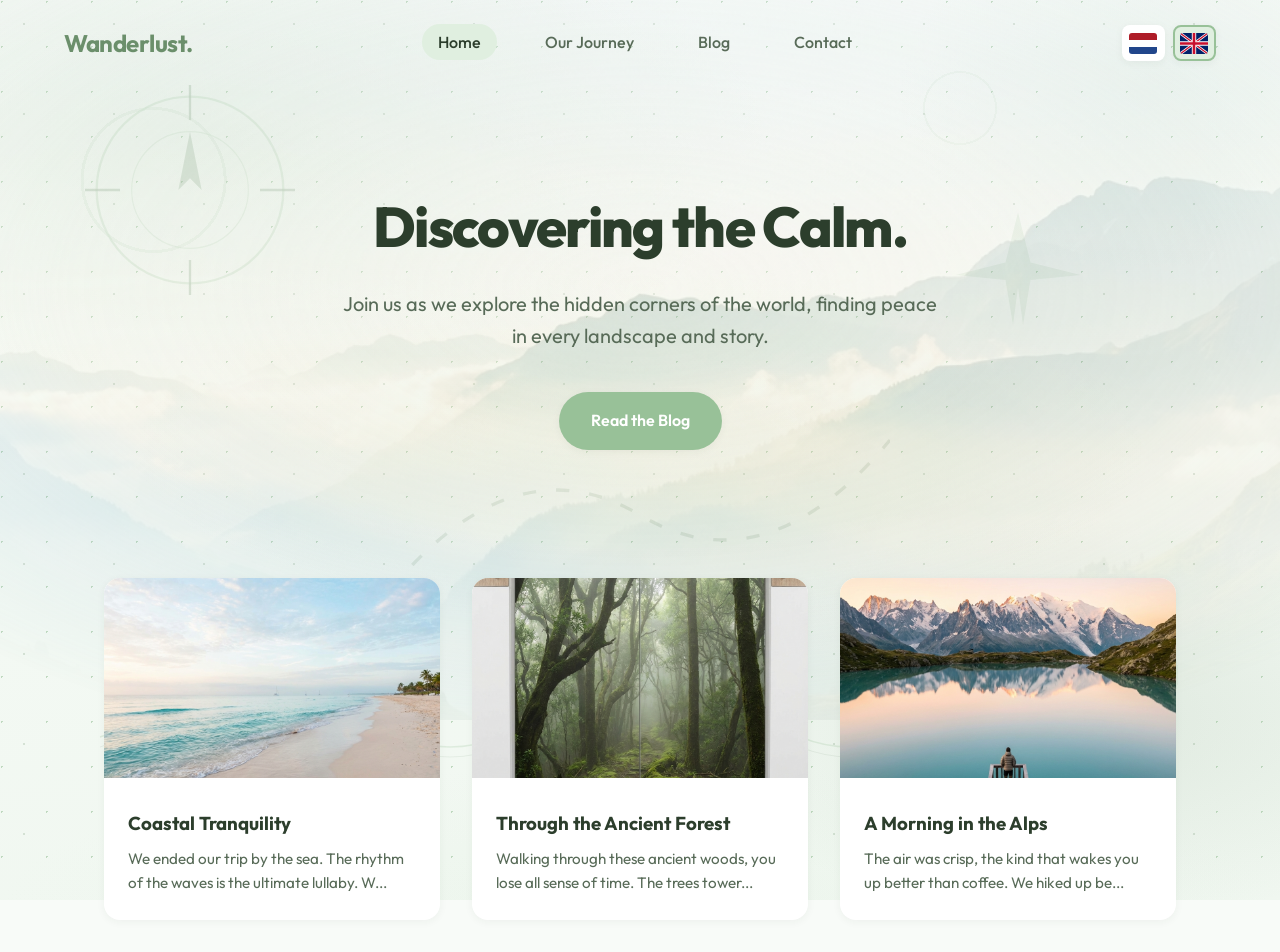
<file: travel_blog/en/index.html>
<!DOCTYPE html>
<html lang="en">

<head>
    <meta charset="UTF-8">
    <meta name="viewport" content="width=device-width, initial-scale=1.0">
    <title>Wanderlust - Travel Blog</title>
    <link rel="stylesheet" href="../css/style.css">
    <link rel="preconnect" href="https://fonts.googleapis.com">
    <link rel="preconnect" href="https://fonts.gstatic.com" crossorigin>
    <link href="https://fonts.googleapis.com/css2?family=Outfit:wght@300;400;600;800&display=swap" rel="stylesheet">
</head>

<body>
    <!-- Hero background image - set the CSS variable to enable -->
    <style>
        :root {
            --hero-bg-image: url('../assets/images/hero_background.png');
        }
    </style>
    <!-- Decorative background -->
    <div class="bg-decoration"></div>
    <div class="bg-hero-image"></div>

    <header>
        <a href="index.html" class="logo">Wanderlust.</a>
        <nav>
            <ul>
                <li><a href="index.html" class="active" data-translate="navHome">Home</a></li>
                <li><a href="about.html" data-translate="navJourney">Our Journey</a></li>
                <li><a href="blog.html" data-translate="navBlog">Blog</a></li>
                <li><a href="contact.html" data-translate="navContact">Contact</a></li>
            </ul>
        </nav>
        <div id="lang-switcher" class="lang-switcher">
            <button class="lang-btn lang-nl" title="Nederlands">
                <svg viewBox="0 0 32 24" class="flag-icon">
                    <rect y="0" width="32" height="8" fill="#AE1C28" />
                    <rect y="8" width="32" height="8" fill="#FFFFFF" />
                    <rect y="16" width="32" height="8" fill="#21468B" />
                </svg>
            </button>
            <button class="lang-btn lang-en" title="English">
                <svg viewBox="0 0 32 24" class="flag-icon">
                    <rect fill="#012169" width="32" height="24" />
                    <path d="M0,0 L32,24 M32,0 L0,24" stroke="#fff" stroke-width="3" />
                    <path d="M0,0 L32,24 M32,0 L0,24" stroke="#C8102E" stroke-width="1.5" />
                    <path d="M16,0 V24 M0,12 H32" stroke="#fff" stroke-width="5" />
                    <path d="M16,0 V24 M0,12 H32" stroke="#C8102E" stroke-width="3" />
                </svg>
            </button>
        </div>
    </header>

    <main>
        <section class="hero">
            <h1 data-translate="heroTitle">Discovering the Calm.</h1>
            <p data-translate="heroSubtitle">Join us as we explore the hidden corners of the world, finding peace in
                every landscape and story.</p>
            <a href="blog.html" class="cta-button" data-translate="heroCta">Read the Blog</a>
        </section>

        <section class="preview-grid" id="preview-grid">
            <!-- Cards will be dynamically loaded from blog posts data -->
        </section>
    </main>


    <script src="../js/main.js?v=3"></script>
</body>

</html>
</file>
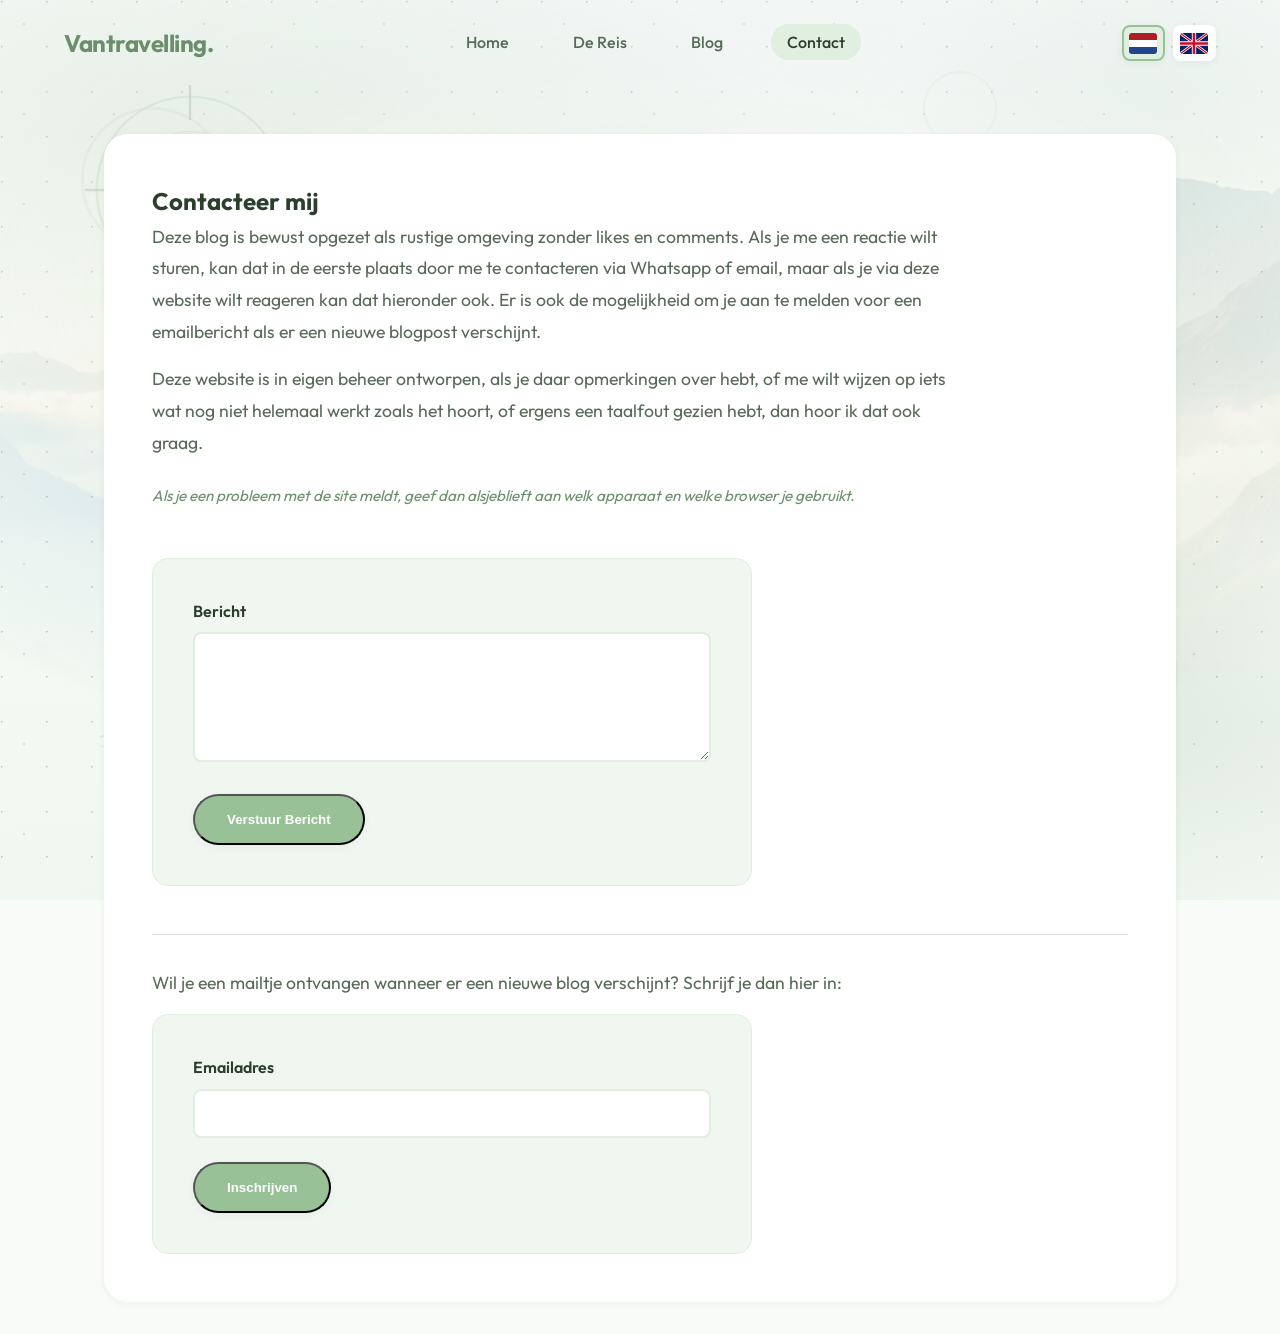
<file: contact.html>
<!DOCTYPE html>
<html lang="nl">

<head>
    <meta charset="UTF-8">
    <meta name="viewport" content="width=device-width, initial-scale=1.0">
    <title>Contact - Vantravelling</title>
    <link rel="stylesheet" href="css/style.css">
    <link rel="preconnect" href="https://fonts.googleapis.com">
    <link rel="preconnect" href="https://fonts.gstatic.com" crossorigin>
    <link href="https://fonts.googleapis.com/css2?family=Outfit:wght@300;400;600;800&display=swap" rel="stylesheet">
  <script async src="https://www.googletagmanager.com/gtag/js?id=G-GTE6MLV10G"></script>
  <script>
    window.dataLayer = window.dataLayer || [];
    function gtag(){dataLayer.push(arguments);}
    gtag('js', new Date());
    gtag('config', 'G-GTE6MLV10G');
  </script>
</head>

    
<body>
    <!-- Background elements -->
    <div class="bg-decoration"></div>
    <div class="bg-hero-image"></div>


    <header>
        <a href="index.html" class="logo">Vantravelling.</a>
        <nav>
            <ul>
                <li><a href="index.html" data-translate="navHome">Home</a></li>
                <li><a href="about.html" data-translate="navJourney">De Reis</a></li>
                <li><a href="blog.html" data-translate="navBlog">Blog</a></li>
                <li><a href="contact.html" class="active" data-translate="navContact">Contact</a></li>
            </ul>
        </nav>
        <div id="lang-switcher" class="lang-switcher">
            <button class="lang-btn lang-nl" title="Nederlands">
                <svg viewBox="0 0 32 24" class="flag-icon">
                    <rect y="0" width="32" height="8" fill="#AE1C28" />
                    <rect y="8" width="32" height="8" fill="#FFFFFF" />
                    <rect y="16" width="32" height="8" fill="#21468B" />
                </svg>
            </button>
            <button class="lang-btn lang-en" title="English">
                <svg viewBox="0 0 32 24" class="flag-icon">
                    <rect fill="#012169" width="32" height="24" />
                    <path d="M0,0 L32,24 M32,0 L0,24" stroke="#fff" stroke-width="3" />
                    <path d="M0,0 L32,24 M32,0 L0,24" stroke="#C8102E" stroke-width="1.5" />
                    <path d="M16,0 V24 M0,12 H32" stroke="#fff" stroke-width="5" />
                    <path d="M16,0 V24 M0,12 H32" stroke="#C8102E" stroke-width="3" />
                </svg>
            </button>
        </div>
    </header>

    <main>
        <section class="about-content">
            <h1 data-translate="contactTitle">Contacteer mij</h1>

            <div class="contact-intro">
                <p data-translate="contactIntro1">
                    Deze blog is bewust opgezet als rustige omgeving zonder likes en comments. Als je me een reactie wilt sturen, kan dat in de eerste plaats door me te contacteren via Whatsapp of email, maar als je via deze website wilt reageren kan dat hieronder ook. Er is ook de mogelijkheid om je aan te melden voor een emailbericht als er een nieuwe blogpost verschijnt.
                </p>
                <p data-translate="contactIntro2">
                    Deze website is in eigen beheer ontworpen, als je daar opmerkingen over hebt, of me wilt wijzen op iets wat nog niet helemaal werkt zoals het hoort, of ergens een taalfout gezien hebt, dan hoor ik dat ook graag. 
                </p>
                <p data-translate="contactTechInfo">
                    <em>Als je een probleem met de site meldt, geef dan alsjeblieft aan welk apparaat en welke browser
                        je gebruikt.</em>
                </p>
            </div>

            <form id="comment-form" class="contact-form" action="https://formspree.io/f/xeerzkrl" method="POST">
            <input type="hidden" name="_subject" value="Vantravelling - Nieuw bericht">
                <div class="form-group">
                    <label for="message" data-translate="contactLabelMessage">Bericht</label>
                    <textarea id="message" name="message" rows="5" required></textarea>
                </div>

                <!-- Hidden fields for tech info -->
                <input type="hidden" id="device-info" name="device-info">
                <input type="hidden" id="browser-info" name="browser-info">

                <button type="submit" class="cta-button" data-translate="contactBtnSubmit">Verstuur Bericht</button>
            </form>
            <div id="comment-message" class="form-message"></div>

            <div class="newsletter-section" style="margin-top: 3rem; padding-top: 2rem; border-top: 1px solid #e0e0e0;">
                <p style="margin-bottom: 1rem;">Wil je een mailtje ontvangen wanneer er een nieuwe blog verschijnt?
                    Schrijf je dan hier in:</p>
                <form id="newsletter-form" class="contact-form" action="https://formspree.io/f/xeerzkrl" method="POST">
                <input type="hidden" name="_subject" value="Vantravelling - Nieuwe inschrijving nieuwsbrief">
                    <div class="form-group">
                        <label for="email" data-translate="contactLabelEmail">Emailadres</label>
                        <input type="email" id="email" name="email" required>
                    </div>
                    <button type="submit" class="cta-button">Inschrijven</button>
                </form>
                <div id="newsletter-message" class="form-message"></div>
            </div>

        </section>
    </main>


    <script src="js/main.js"></script>
    <script src="js/contact.js"></script>
</body>

</html>
</file>
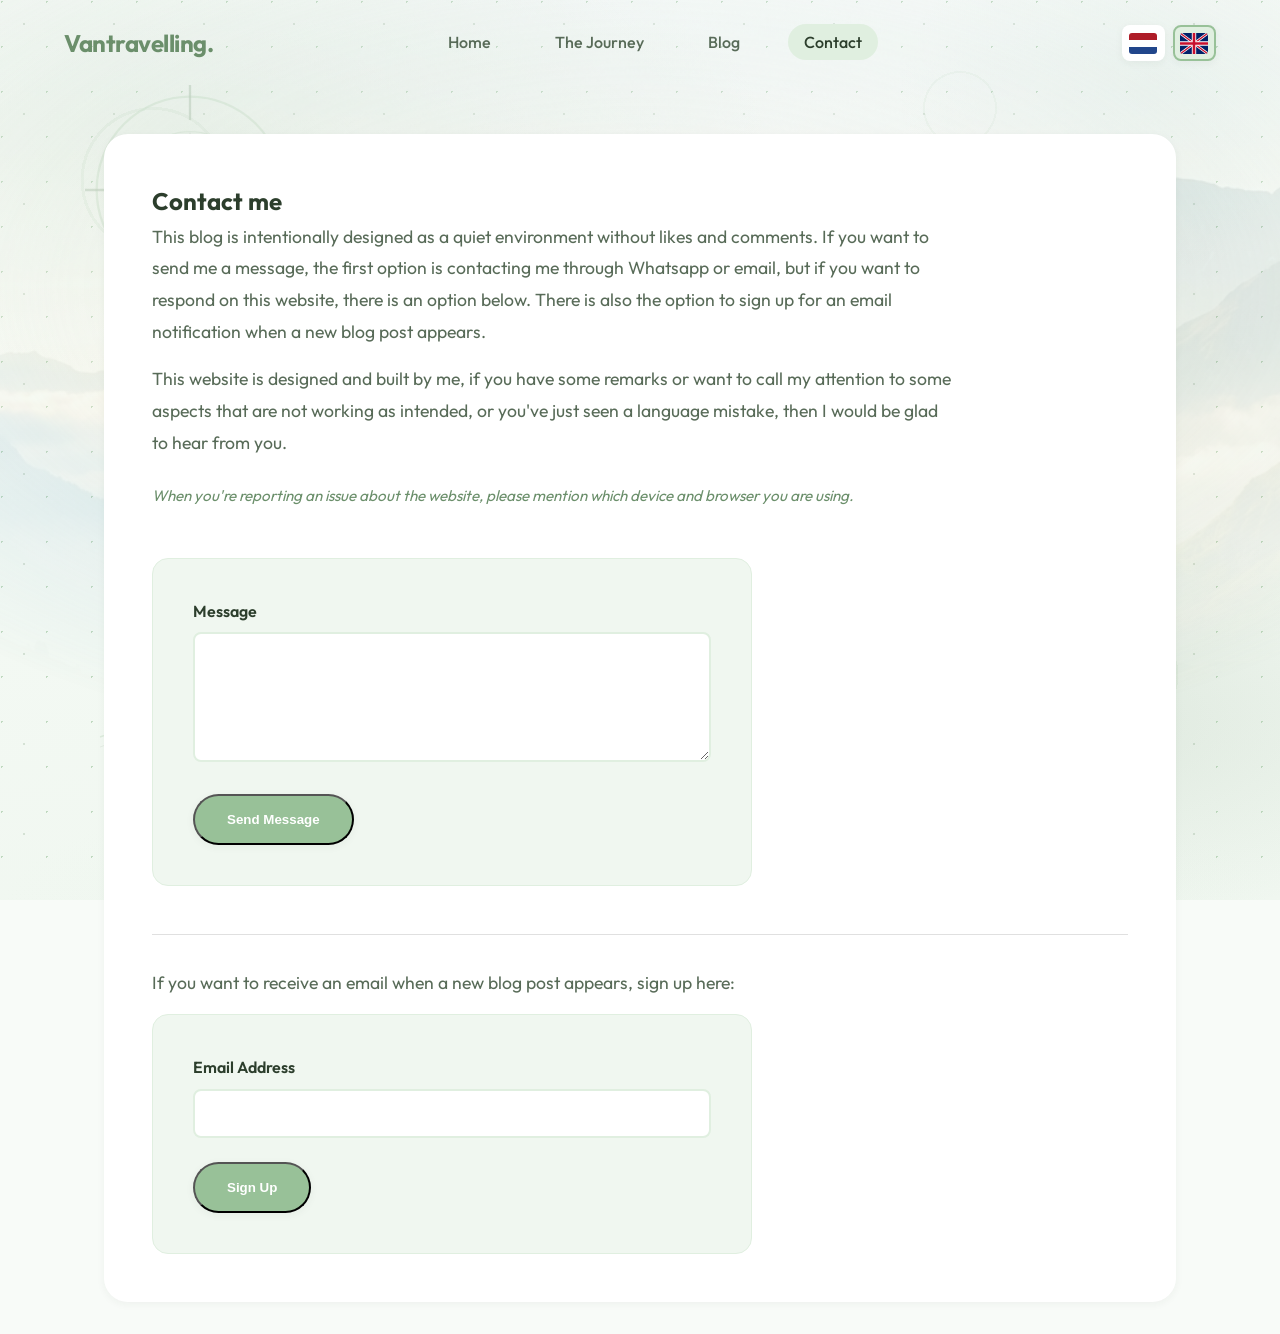
<file: en/contact.html>
<!DOCTYPE html>
<html lang="en">

<head>
    <meta charset="UTF-8">
    <meta name="viewport" content="width=device-width, initial-scale=1.0">
    <title>Contact - Vantravelling</title>
    <link rel="stylesheet" href="../css/style.css">
    <link rel="preconnect" href="https://fonts.googleapis.com">
    <link rel="preconnect" href="https://fonts.gstatic.com" crossorigin>
    <link href="https://fonts.googleapis.com/css2?family=Outfit:wght@300;400;600;800&display=swap" rel="stylesheet">
  <script async src="https://www.googletagmanager.com/gtag/js?id=G-GTE6MLV10G"></script>
  <script>
    window.dataLayer = window.dataLayer || [];
    function gtag(){dataLayer.push(arguments);}
    gtag('js', new Date());
    gtag('config', 'G-GTE6MLV10G');
  </script>
</head>
    

<body>
    <!-- Background elements -->
    <div class="bg-decoration"></div>
    <div class="bg-hero-image"></div>

    <header>
        <a href="index.html" class="logo">Vantravelling.</a>
        <nav>
            <ul>
                <li><a href="index.html" data-translate="navHome">Home</a></li>
                <li><a href="about.html" data-translate="navJourney">The Journey</a></li>
                <li><a href="blog.html" data-translate="navBlog">Blog</a></li>
                <li><a href="contact.html" class="active" data-translate="navContact">Contact</a></li>
            </ul>
        </nav>
        <div id="lang-switcher" class="lang-switcher">
            <button class="lang-btn lang-nl" title="Nederlands">
                <svg viewBox="0 0 32 24" class="flag-icon">
                    <rect y="0" width="32" height="8" fill="#AE1C28" />
                    <rect y="8" width="32" height="8" fill="#FFFFFF" />
                    <rect y="16" width="32" height="8" fill="#21468B" />
                </svg>
            </button>
            <button class="lang-btn lang-en" title="English">
                <svg viewBox="0 0 32 24" class="flag-icon">
                    <rect fill="#012169" width="32" height="24" />
                    <path d="M0,0 L32,24 M32,0 L0,24" stroke="#fff" stroke-width="3" />
                    <path d="M0,0 L32,24 M32,0 L0,24" stroke="#C8102E" stroke-width="1.5" />
                    <path d="M16,0 V24 M0,12 H32" stroke="#fff" stroke-width="5" />
                    <path d="M16,0 V24 M0,12 H32" stroke="#C8102E" stroke-width="3" />
                </svg>
            </button>
        </div>
    </header>

    <main>

        <section class="about-content">
            <h1 data-translate="contactTitle">Contact me</h1>

            <div class="contact-intro">
                <p data-translate="contactIntro1">
                    This blog is intentionally designed as a quiet environment without likes and comments. If you want to send me a message, the first option is contacting me through Whatsapp or email, but if you want to respond on this website, there is an option below. There is also the option to sign up for an email notification when a new blog post appears. 
                </p>
                <p data-translate="contactIntro2">
                    This website is designed and built by me, if you have some remarks or want to call my attention to some aspects that are not working as intended, or you've just seen a language mistake, then I would be glad to hear from you. 
                </p>
                <p data-translate="contactTechInfo">
                    <em>When you're reporting an issue about the website, please mention which device and browser you are using.</em>
                </p>
            </div>

            <form id="comment-form" class="contact-form" action="https://formspree.io/f/xeerzkrl" method="POST">
    <input type="hidden" name="_subject" value="Vantravelling - Nieuw bericht"> 
                <div class="form-group">
                    <label for="message" data-translate="contactLabelMessage">Message</label>
                    <textarea id="message" name="message" rows="5" required></textarea>
                </div>

                <!-- Hidden fields for tech info -->
                <input type="hidden" id="device-info" name="device-info">
                <input type="hidden" id="browser-info" name="browser-info">

                <button type="submit" class="cta-button" data-translate="contactBtnSubmit">Send Message</button>
            </form>
            <div id="comment-message" class="form-message"></div>

            <div class="newsletter-section" style="margin-top: 3rem; padding-top: 2rem; border-top: 1px solid #e0e0e0;">
                <p style="margin-bottom: 1rem;">If you want to receive an email when a new blog post appears, sign up
                    here:</p>
                <form id="newsletter-form" class="contact-form" action="https://formspree.io/f/xeerzkrl" method="POST">
    <input type="hidden" name="_subject" value="Vantravelling - Nieuwe inschrijving nieuwsbrief">
                    <div class="form-group">
                        <label for="email" data-translate="contactLabelEmail">Email Address</label>
                        <input type="email" id="email" name="email" required>
                    </div>
                    <button type="submit" class="cta-button">Sign Up</button>
                </form>
                <div id="newsletter-message" class="form-message"></div>
            </div>

        </section>
    </main>


    <script src="../js/main.js"></script>
    <script src="../js/contact.js"></script>
</body>

</html>
</file>
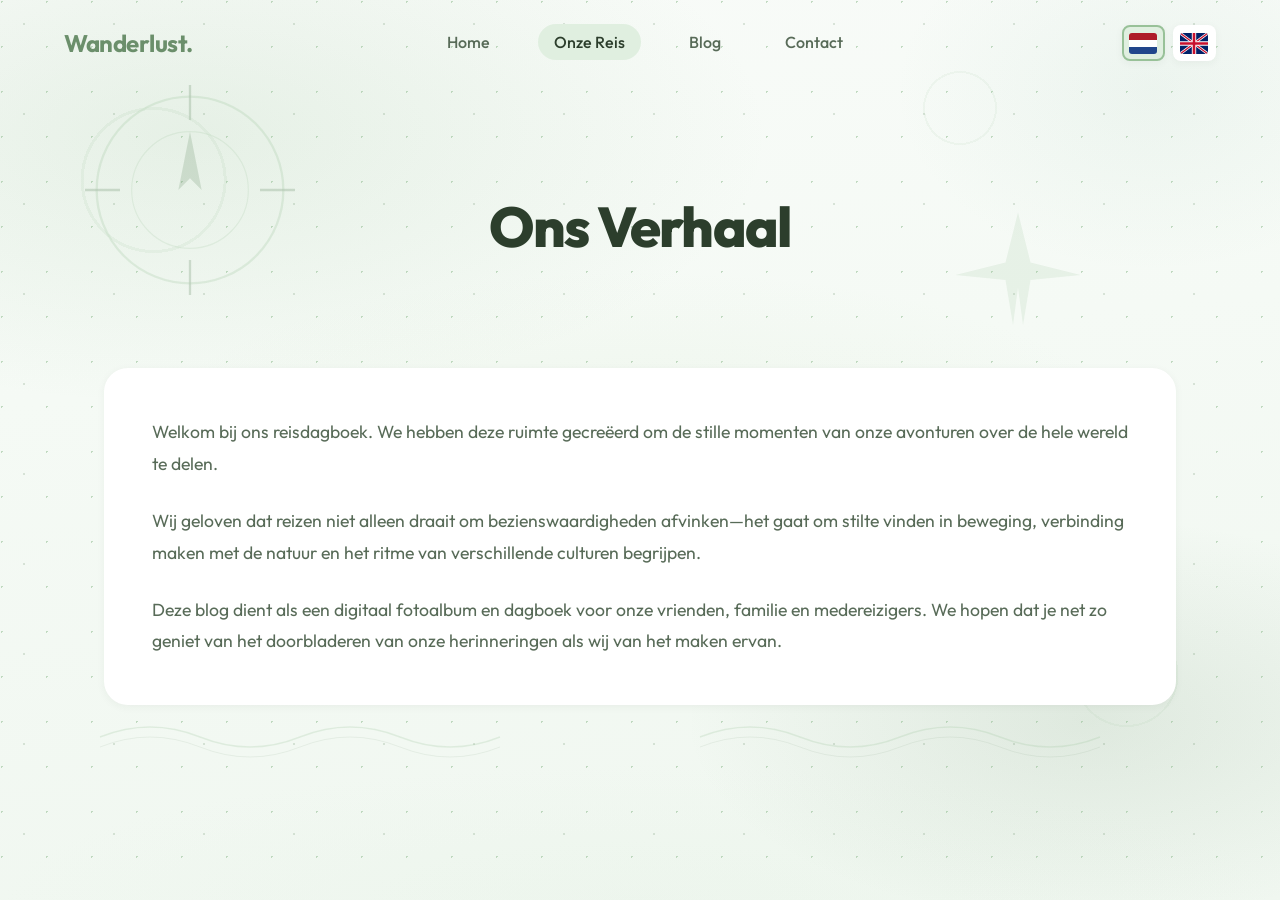
<file: travel_blog/about.html>
<!DOCTYPE html>
<html lang="nl">

<head>
    <meta charset="UTF-8">
    <meta name="viewport" content="width=device-width, initial-scale=1.0">
    <title>Over Ons - Wanderlust</title>
    <link rel="stylesheet" href="css/style.css">
    <link href="https://fonts.googleapis.com/css2?family=Outfit:wght@300;400;600;800&display=swap" rel="stylesheet">
</head>

<body>
    <!-- Decorative background -->
    <div class="bg-decoration"></div>
    <div class="bg-hero-image"></div>

    <header>
        <a href="index.html" class="logo">Wanderlust.</a>
        <nav>
            <ul>
                <li><a href="index.html" data-translate="navHome">Home</a></li>
                <li><a href="about.html" class="active" data-translate="navJourney">Onze Reis</a></li>
                <li><a href="blog.html" data-translate="navBlog">Blog</a></li>
                <li><a href="contact.html" data-translate="navContact">Contact</a></li>
            </ul>
        </nav>
        <div id="lang-switcher" class="lang-switcher">
            <button class="lang-btn lang-nl" title="Nederlands">
                <svg viewBox="0 0 32 24" class="flag-icon">
                    <rect y="0" width="32" height="8" fill="#AE1C28" />
                    <rect y="8" width="32" height="8" fill="#FFFFFF" />
                    <rect y="16" width="32" height="8" fill="#21468B" />
                </svg>
            </button>
            <button class="lang-btn lang-en" title="English">
                <svg viewBox="0 0 32 24" class="flag-icon">
                    <rect fill="#012169" width="32" height="24" />
                    <path d="M0,0 L32,24 M32,0 L0,24" stroke="#fff" stroke-width="3" />
                    <path d="M0,0 L32,24 M32,0 L0,24" stroke="#C8102E" stroke-width="1.5" />
                    <path d="M16,0 V24 M0,12 H32" stroke="#fff" stroke-width="5" />
                    <path d="M16,0 V24 M0,12 H32" stroke="#C8102E" stroke-width="3" />
                </svg>
            </button>
        </div>
    </header>

    <main>
        <section class="hero">
            <h1 data-translate="aboutTitle">Ons Verhaal</h1>
        </section>

        <section class="about-content">
            <p data-translate="aboutP1">Welkom bij ons reisdagboek. We hebben deze ruimte gecreëerd om de stille
                momenten van onze avonturen over de hele wereld te delen.</p>
            <br>
            <p data-translate="aboutP2">Wij geloven dat reizen niet alleen draait om bezienswaardigheden afvinken—het
                gaat om stilte vinden in beweging, verbinding maken met de natuur en het ritme van verschillende
                culturen begrijpen.</p>
            <br>
            <p data-translate="aboutP3">Deze blog dient als een digitaal fotoalbum en dagboek voor onze vrienden,
                familie en medereizigers. We hopen dat je net zo geniet van het doorbladeren van onze herinneringen als
                wij van het maken ervan.</p>
        </section>
    </main>


    <script src="js/main.js"></script>
</body>

</html>
</file>
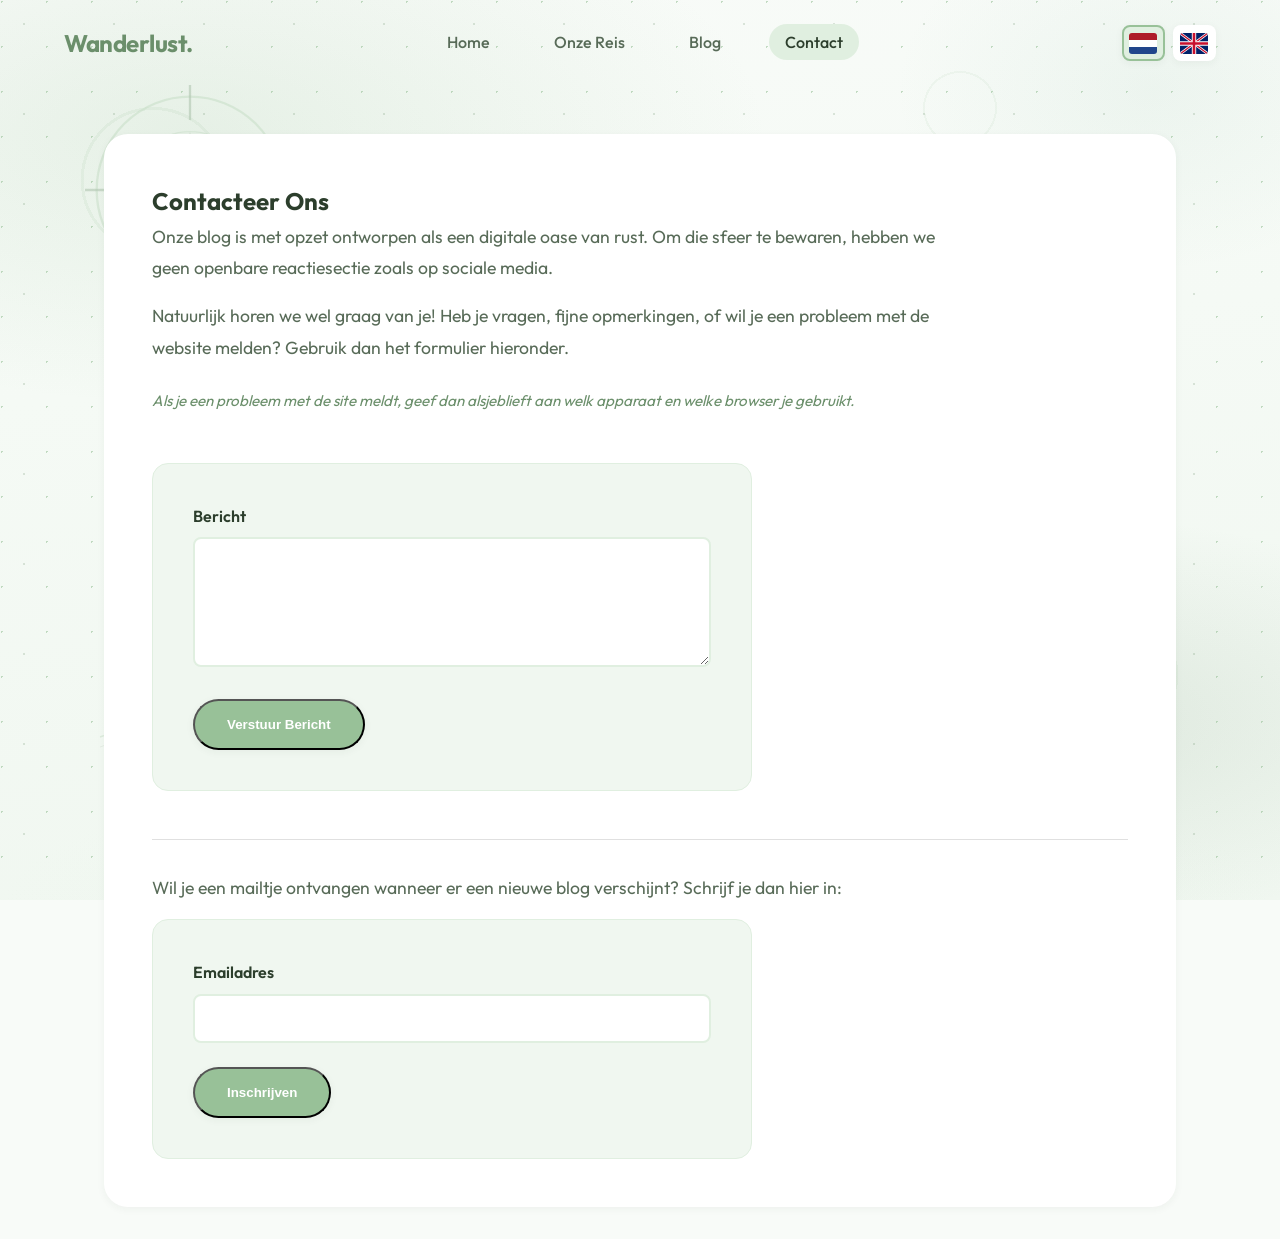
<file: travel_blog/contact.html>
<!DOCTYPE html>
<html lang="nl">

<head>
    <meta charset="UTF-8">
    <meta name="viewport" content="width=device-width, initial-scale=1.0">
    <title>Contact - Wanderlust</title>
    <link rel="stylesheet" href="css/style.css">
    <link rel="preconnect" href="https://fonts.googleapis.com">
    <link rel="preconnect" href="https://fonts.gstatic.com" crossorigin>
    <link href="https://fonts.googleapis.com/css2?family=Outfit:wght@300;400;600;800&display=swap" rel="stylesheet">
</head>

<body>
    <!-- Background elements -->
    <div class="bg-decoration"></div>
    <div class="bg-hero-image"></div>

    <header>
        <a href="index.html" class="logo">Wanderlust.</a>
        <nav>
            <ul>
                <li><a href="index.html" data-translate="navHome">Home</a></li>
                <li><a href="about.html" data-translate="navJourney">Onze Reis</a></li>
                <li><a href="blog.html" data-translate="navBlog">Blog</a></li>
                <li><a href="contact.html" class="active" data-translate="navContact">Contact</a></li>
            </ul>
        </nav>
        <div id="lang-switcher" class="lang-switcher">
            <button class="lang-btn lang-nl" title="Nederlands">
                <svg viewBox="0 0 32 24" class="flag-icon">
                    <rect y="0" width="32" height="8" fill="#AE1C28" />
                    <rect y="8" width="32" height="8" fill="#FFFFFF" />
                    <rect y="16" width="32" height="8" fill="#21468B" />
                </svg>
            </button>
            <button class="lang-btn lang-en" title="English">
                <svg viewBox="0 0 32 24" class="flag-icon">
                    <rect fill="#012169" width="32" height="24" />
                    <path d="M0,0 L32,24 M32,0 L0,24" stroke="#fff" stroke-width="3" />
                    <path d="M0,0 L32,24 M32,0 L0,24" stroke="#C8102E" stroke-width="1.5" />
                    <path d="M16,0 V24 M0,12 H32" stroke="#fff" stroke-width="5" />
                    <path d="M16,0 V24 M0,12 H32" stroke="#C8102E" stroke-width="3" />
                </svg>
            </button>
        </div>
    </header>

    <main>
        <section class="about-content">
            <h1 data-translate="contactTitle">Contacteer Ons</h1>

            <div class="contact-intro">
                <p data-translate="contactIntro1">
                    Onze blog is met opzet ontworpen als een digitale oase van rust. Om die sfeer te bewaren, hebben we
                    geen openbare reactiesectie zoals op sociale media.
                </p>
                <p data-translate="contactIntro2">
                    Natuurlijk horen we wel graag van je! Heb je vragen, fijne opmerkingen, of wil je een probleem met
                    de website melden? Gebruik dan het formulier hieronder.
                </p>
                <p data-translate="contactTechInfo">
                    <em>Als je een probleem met de site meldt, geef dan alsjeblieft aan welk apparaat en welke browser
                        je gebruikt.</em>
                </p>
            </div>

            <form id="comment-form" class="contact-form">
                <div class="form-group">
                    <label for="message" data-translate="contactLabelMessage">Bericht</label>
                    <textarea id="message" name="message" rows="5" required></textarea>
                </div>

                <!-- Hidden fields for tech info -->
                <input type="hidden" id="device-info" name="device-info">
                <input type="hidden" id="browser-info" name="browser-info">

                <button type="submit" class="cta-button" data-translate="contactBtnSubmit">Verstuur Bericht</button>
            </form>
            <div id="comment-message" class="form-message"></div>

            <div class="newsletter-section" style="margin-top: 3rem; padding-top: 2rem; border-top: 1px solid #e0e0e0;">
                <p style="margin-bottom: 1rem;">Wil je een mailtje ontvangen wanneer er een nieuwe blog verschijnt?
                    Schrijf je dan hier in:</p>
                <form id="newsletter-form" class="contact-form">
                    <div class="form-group">
                        <label for="email" data-translate="contactLabelEmail">Emailadres</label>
                        <input type="email" id="email" name="email" required>
                    </div>
                    <button type="submit" class="cta-button">Inschrijven</button>
                </form>
                <div id="newsletter-message" class="form-message"></div>
            </div>

        </section>
    </main>


    <script src="js/main.js"></script>
    <script src="js/contact.js"></script>
</body>

</html>
</file>
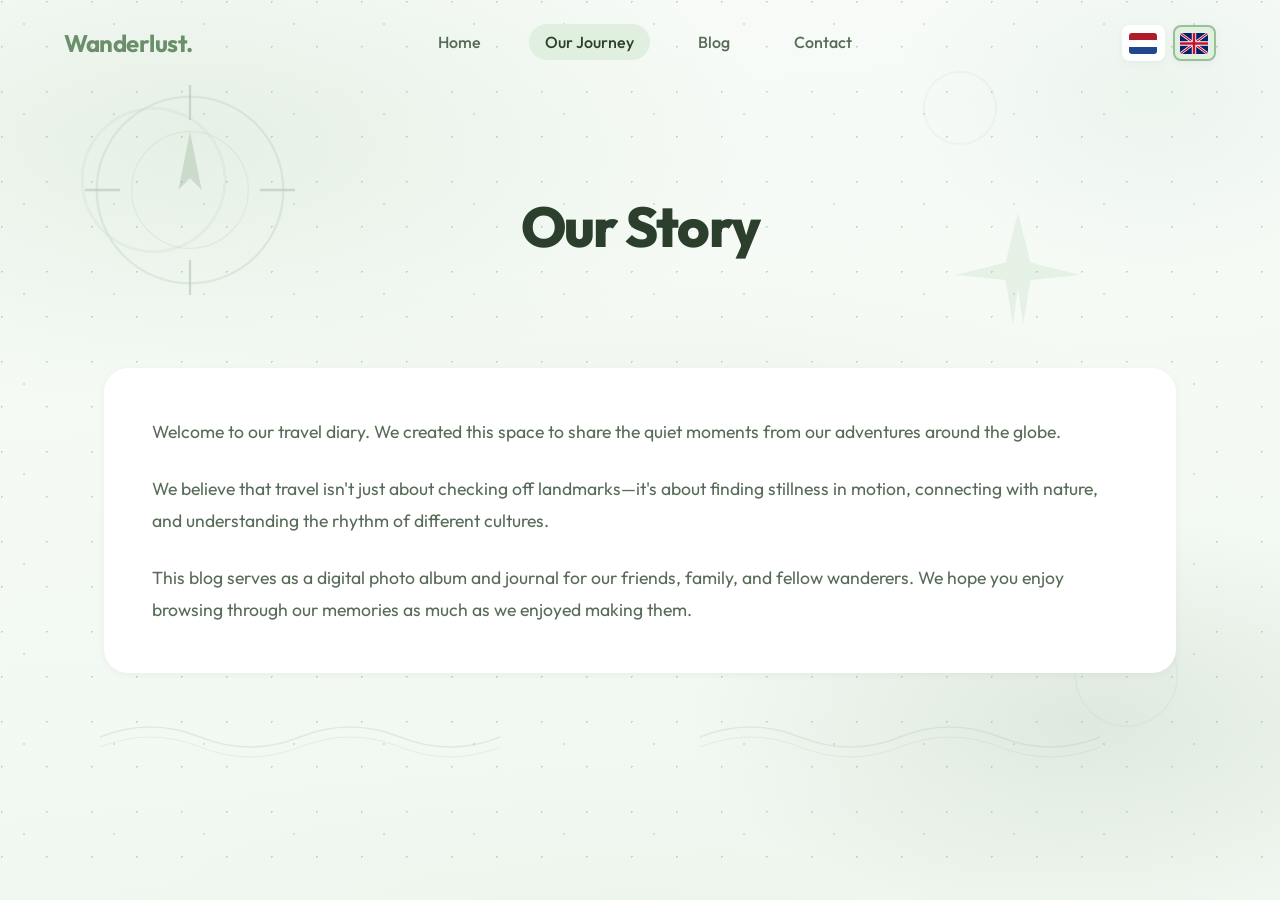
<file: travel_blog/en/about.html>
<!DOCTYPE html>
<html lang="en">

<head>
    <meta charset="UTF-8">
    <meta name="viewport" content="width=device-width, initial-scale=1.0">
    <title>About Us - Wanderlust</title>
    <link rel="stylesheet" href="../css/style.css">
    <link href="https://fonts.googleapis.com/css2?family=Outfit:wght@300;400;600;800&display=swap" rel="stylesheet">
</head>

<body>
    <!-- Decorative background -->
    <div class="bg-decoration"></div>
    <div class="bg-hero-image"></div>

    <header>
        <a href="index.html" class="logo">Wanderlust.</a>
        <nav>
            <ul>
                <li><a href="index.html" data-translate="navHome">Home</a></li>
                <li><a href="about.html" class="active" data-translate="navJourney">Our Journey</a></li>
                <li><a href="blog.html" data-translate="navBlog">Blog</a></li>
                <li><a href="contact.html" data-translate="navContact">Contact</a></li>
            </ul>
        </nav>
        <div id="lang-switcher" class="lang-switcher">
            <button class="lang-btn lang-nl" title="Nederlands">
                <svg viewBox="0 0 32 24" class="flag-icon">
                    <rect y="0" width="32" height="8" fill="#AE1C28" />
                    <rect y="8" width="32" height="8" fill="#FFFFFF" />
                    <rect y="16" width="32" height="8" fill="#21468B" />
                </svg>
            </button>
            <button class="lang-btn lang-en" title="English">
                <svg viewBox="0 0 32 24" class="flag-icon">
                    <rect fill="#012169" width="32" height="24" />
                    <path d="M0,0 L32,24 M32,0 L0,24" stroke="#fff" stroke-width="3" />
                    <path d="M0,0 L32,24 M32,0 L0,24" stroke="#C8102E" stroke-width="1.5" />
                    <path d="M16,0 V24 M0,12 H32" stroke="#fff" stroke-width="5" />
                    <path d="M16,0 V24 M0,12 H32" stroke="#C8102E" stroke-width="3" />
                </svg>
            </button>
        </div>
    </header>

    <main>
        <section class="hero">
            <h1 data-translate="aboutTitle">Our Story</h1>
        </section>

        <section class="about-content">
            <p data-translate="aboutP1">Welcome to our travel diary. We created this space to share the quiet moments
                from our adventures around the globe.</p>
            <br>
            <p data-translate="aboutP2">We believe that travel isn't just about checking off landmarks—it's about
                finding stillness in motion, connecting with nature, and understanding the rhythm of different cultures.
            </p>
            <br>
            <p data-translate="aboutP3">This blog serves as a digital photo album and journal for our friends, family,
                and fellow wanderers. We hope you enjoy browsing through our memories as much as we enjoyed making them.
            </p>
        </section>
    </main>


    <script src="../js/main.js"></script>
</body>

</html>
</file>
<file: travel_blog/css/style.css>
:root {
  --bg-color: #F8FBF8;
  --bg-color-alt: #F0F7F0;
  --card-bg: #FFFFFF;
  --primary-text: #2C3E2C;
  --secondary-text: #586B58;
  --accent-light: #E0EFE0;
  --accent-main: #98C198;
  --accent-dark: #6B8F6B;
  --accent-subtle: rgba(152, 193, 152, 0.12);
  --shadow-sm: 0 2px 8px rgba(44, 62, 44, 0.05);
  --shadow-md: 0 4px 12px rgba(44, 62, 44, 0.08);
  --font-main: 'Outfit', sans-serif;
}

* {
  box-sizing: border-box;
  margin: 0;
  padding: 0;
}

body {
  font-family: var(--font-main);
  background-color: var(--bg-color);
  color: var(--primary-text);
  line-height: 1.6;
  min-height: 100vh;
  display: flex;
  flex-direction: column;
  position: relative;
  overflow-x: hidden;
}

/* ===== DECORATIVE BACKGROUND ===== */
.bg-decoration {
  position: fixed;
  top: 0;
  left: 0;
  width: 100%;
  height: 100%;
  pointer-events: none;
  z-index: -2;
  /* Multi-layer gradient with subtle color shifts */
  background:
    /* Soft green glow top-left */
    radial-gradient(ellipse 90% 60% at 15% 15%, rgba(152, 193, 152, 0.18) 0%, transparent 50%),
    /* Deeper green accent bottom-right */
    radial-gradient(ellipse 70% 50% at 85% 80%, rgba(107, 143, 107, 0.14) 0%, transparent 45%),
    /* Subtle warm shift center */
    radial-gradient(ellipse 80% 40% at 50% 50%, rgba(180, 210, 160, 0.10) 0%, transparent 50%),
    /* Cool undertone top-right */
    radial-gradient(ellipse 50% 50% at 90% 10%, rgba(160, 200, 180, 0.12) 0%, transparent 40%),
    /* Bottom edge fade */
    radial-gradient(ellipse 100% 30% at 50% 100%, rgba(224, 239, 224, 0.22) 0%, transparent 50%),
    /* Base gradient */
    linear-gradient(175deg, var(--bg-color) 0%, #F5FAF5 40%, var(--bg-color-alt) 100%);
}

/* Layer 1: Dotted travel paths */
.bg-decoration::before {
  content: '';
  position: absolute;
  top: 0;
  left: 0;
  width: 100%;
  height: 100%;
  opacity: 0.55;
  background-image:
    /* Primary dotted path grid */
    radial-gradient(circle at 1.5px 1.5px, var(--accent-main) 1px, transparent 1px),
    /* Larger scattered dots for depth */
    radial-gradient(circle at 2px 2px, rgba(107, 143, 107, 0.4) 1.5px, transparent 1.5px);
  background-size: 45px 45px, 90px 90px;
  background-position: 0 0, 22px 22px;
}

/* Layer 2: Travel-themed SVG decorations */
.bg-decoration::after {
  content: '';
  position: absolute;
  top: 0;
  left: 0;
  width: 100%;
  height: 100%;
  opacity: 0.45;
  background-image:
    /* Compass rose pattern - top left */
    url("data:image/svg+xml,%3Csvg xmlns='http://www.w3.org/2000/svg' width='120' height='120' viewBox='0 0 120 120'%3E%3Ccircle cx='60' cy='60' r='40' fill='none' stroke='%2398C198' stroke-width='1' opacity='0.5'/%3E%3Ccircle cx='60' cy='60' r='25' fill='none' stroke='%2398C198' stroke-width='0.5' opacity='0.4'/%3E%3Cpath d='M60 15 L60 30 M60 90 L60 105 M15 60 L30 60 M90 60 L105 60' stroke='%236B8F6B' stroke-width='1' opacity='0.6'/%3E%3Cpath d='M60 35 L55 60 L60 55 L65 60 Z' fill='%236B8F6B' opacity='0.5'/%3E%3C/svg%3E"),
    /* Abstract plane silhouette - scattered */
    url("data:image/svg+xml,%3Csvg xmlns='http://www.w3.org/2000/svg' width='80' height='80' viewBox='0 0 80 80'%3E%3Cpath d='M40 15 L45 35 L65 40 L45 42 L42 60 L40 45 L38 60 L35 42 L15 40 L35 35 Z' fill='%2398C198' opacity='0.35'/%3E%3C/svg%3E"),
    /* Curved dotted flight path */
    url("data:image/svg+xml,%3Csvg xmlns='http://www.w3.org/2000/svg' width='300' height='150' viewBox='0 0 300 150'%3E%3Cpath d='M0 120 Q 75 30, 150 75 T 300 30' stroke='%236B8F6B' stroke-width='2' stroke-dasharray='8 12' fill='none' opacity='0.4'/%3E%3C/svg%3E"),
    /* Decorative compass circles */
    radial-gradient(circle at 12% 20%, transparent 70px, rgba(152, 193, 152, 0.25) 70px, rgba(152, 193, 152, 0.25) 73px, transparent 73px),
    radial-gradient(circle at 88% 75%, transparent 50px, rgba(152, 193, 152, 0.22) 50px, rgba(152, 193, 152, 0.22) 52px, transparent 52px),
    radial-gradient(circle at 75% 12%, transparent 35px, rgba(152, 193, 152, 0.20) 35px, rgba(152, 193, 152, 0.20) 37px, transparent 37px),
    /* Wave/horizon line */
    url("data:image/svg+xml,%3Csvg xmlns='http://www.w3.org/2000/svg' width='400' height='80' viewBox='0 0 400 80'%3E%3Cpath d='M0 40 Q 50 20, 100 40 T 200 40 T 300 40 T 400 40' stroke='%2398C198' stroke-width='1.5' fill='none' opacity='0.5'/%3E%3Cpath d='M0 50 Q 50 30, 100 50 T 200 50 T 300 50 T 400 50' stroke='%236B8F6B' stroke-width='0.8' fill='none' opacity='0.3'/%3E%3C/svg%3E");
  background-size:
    280px 280px,
    /* compass */
    200px 200px,
    /* plane */
    500px 250px,
    /* flight path */
    100% 100%,
    /* circle 1 */
    100% 100%,
    /* circle 2 */
    100% 100%,
    /* circle 3 */
    600px 80px;
  /* waves */
  background-position:
    5% 8%,
    /* compass */
    85% 25%,
    /* plane */
    center 60%,
    /* flight path */
    center,
    /* circles */
    center,
    center,
    0 85%;
  /* waves */
  background-repeat:
    no-repeat,
    no-repeat,
    no-repeat,
    no-repeat,
    no-repeat,
    no-repeat,
    repeat-x;
}

/* Hero background image support */
.bg-hero-image {
  position: fixed;
  top: 0;
  left: 50%;
  transform: translateX(-50%);
  width: 100%;
  max-width: 1600px;
  height: 80vh;
  pointer-events: none;
  z-index: -1;
  background-image: var(--hero-bg-image, none);
  background-size: cover;
  background-position: center top;
  background-repeat: no-repeat;
  /* Subtle fade on all edges - visible but not overwhelming */
  opacity: 0.35;
  -webkit-mask-image:
    radial-gradient(ellipse 90% 80% at 50% 40%, rgba(0, 0, 0, 1) 0%, rgba(0, 0, 0, 0.6) 50%, transparent 85%);
  mask-image:
    radial-gradient(ellipse 90% 80% at 50% 40%, rgba(0, 0, 0, 1) 0%, rgba(0, 0, 0, 0.6) 50%, transparent 85%);
}

/* 
 * To add a hero background image, set the CSS variable on the body or a style tag:
 * 
 * Option 1 - Inline style on body:
 *   <body style="--hero-bg-image: url('assets/images/your-image.jpg');">
 * 
 * Option 2 - In a style tag or CSS:
 *   :root { --hero-bg-image: url('assets/images/your-image.jpg'); }
 * 
 * The image will appear with a soft vignette fade into the patterned background.
 */

/* ===== HEADER ===== */
header {
  padding: 1.5rem 5%;
  display: flex;
  justify-content: space-between;
  align-items: center;
  background: transparent;
  position: relative;
  z-index: 10;
}

.logo {
  font-size: 1.5rem;
  font-weight: 700;
  color: var(--accent-dark);
  text-decoration: none;
  letter-spacing: -0.02em;
}

nav ul {
  display: flex;
  gap: 2rem;
  list-style: none;
}

nav a {
  text-decoration: none;
  color: var(--secondary-text);
  font-weight: 500;
  transition: color 0.2s, background-color 0.2s;
  padding: 0.5rem 1rem;
  border-radius: 20px;
}

nav a:hover,
nav a.active {
  color: var(--primary-text);
  background-color: var(--accent-light);
}

/* ===== LANGUAGE SWITCHER ===== */
.lang-switcher {
  display: flex;
  gap: 0.5rem;
  margin-left: 1.5rem;
}

.lang-btn {
  background: var(--card-bg);
  border: 2px solid transparent;
  border-radius: 8px;
  padding: 0.35rem;
  cursor: pointer;
  transition: all 0.2s ease;
  box-shadow: var(--shadow-sm);
  display: flex;
  align-items: center;
  justify-content: center;
}

.lang-btn:hover {
  transform: translateY(-2px);
  box-shadow: var(--shadow-md);
}

.lang-btn.active {
  border-color: var(--accent-main);
  background: var(--accent-light);
}

.flag-icon {
  width: 28px;
  height: 21px;
  border-radius: 3px;
  overflow: hidden;
}

/* ===== MAIN CONTENT ===== */
main {
  flex: 1;
  width: 100%;
  max-width: 1200px;
  margin: 0 auto;
  padding: 2rem 5%;
  position: relative;
  z-index: 1;
}

/* ===== HOME STYLES ===== */
.hero {
  text-align: center;
  padding: 4rem 0;
}

.hero h1 {
  font-size: 3.5rem;
  color: var(--primary-text);
  margin-bottom: 1rem;
  font-weight: 800;
  letter-spacing: -0.03em;
}

.hero p {
  color: var(--secondary-text);
  font-size: 1.25rem;
  max-width: 600px;
  margin: 0 auto 2.5rem;
}

.cta-button {
  display: inline-block;
  background-color: var(--accent-main);
  color: white;
  padding: 1rem 2rem;
  border-radius: 50px;
  text-decoration: none;
  font-weight: 600;
  transition: transform 0.2s, background-color 0.2s, box-shadow 0.2s;
  box-shadow: var(--shadow-sm);
}

.cta-button:hover {
  transform: translateY(-2px);
  background-color: var(--accent-dark);
  box-shadow: var(--shadow-md);
}

/* ===== PREVIEW GRID ===== */
.preview-grid {
  display: grid;
  grid-template-columns: repeat(auto-fit, minmax(300px, 1fr));
  gap: 2rem;
  margin-top: 4rem;
}

.preview-card {
  background: var(--card-bg);
  border-radius: 16px;
  overflow: hidden;
  box-shadow: var(--shadow-sm);
  transition: transform 0.3s ease, box-shadow 0.3s ease;
  cursor: pointer;
}

.preview-card:hover {
  transform: translateY(-5px);
  box-shadow: var(--shadow-md);
}

.preview-image {
  width: 100%;
  height: 200px;
  background-color: var(--accent-light);
  object-fit: cover;
}

.preview-content {
  padding: 1.5rem;
}

.preview-content h3 {
  margin-bottom: 0.5rem;
  color: var(--primary-text);
}

.preview-content p {
  color: var(--secondary-text);
  font-size: 0.95rem;
}

/* ===== ABOUT STYLES ===== */
.about-content {
  background: var(--card-bg);
  padding: 3rem;
  border-radius: 24px;
  box-shadow: var(--shadow-sm);
  margin-top: 1rem;
}

.about-content p {
  color: var(--secondary-text);
  font-size: 1.1rem;
  line-height: 1.8;
}

/* ===== BLOG STYLES ===== */
.blog-container {
  display: flex;
  flex-direction: column;
  min-height: 60vh;
  position: relative;
}

.nav-arrow {
  position: fixed;
  top: 50%;
  transform: translateY(-50%);
  background: var(--card-bg);
  border: 1px solid var(--accent-light);
  color: var(--accent-main);
  cursor: pointer;
  padding: 1rem;
  transition: transform 0.2s, color 0.2s, box-shadow 0.2s, background-color 0.2s;
  display: flex;
  align-items: center;
  justify-content: center;
  border-radius: 50%;
  box-shadow: var(--shadow-md);
  z-index: 100;
}

#prev-btn {
  left: max(1rem, calc((100vw - 1200px) / 2 - 80px));
}

#next-btn {
  right: max(1rem, calc((100vw - 1200px) / 2 - 80px));
}

.nav-arrow:hover {
  color: var(--card-bg);
  background-color: var(--accent-main);
  transform: translateY(-50%) scale(1.1);
  box-shadow: var(--shadow-md), 0 0 20px rgba(152, 193, 152, 0.3);
}

.nav-arrow:disabled {
  opacity: 0.3;
  cursor: not-allowed;
  transform: translateY(-50%);
  background: var(--bg-color-alt);
  box-shadow: none;
}

.nav-arrow:disabled:hover {
  color: var(--accent-main);
  background: var(--bg-color-alt);
  transform: translateY(-50%);
}

.nav-arrow svg {
  width: 48px;
  height: 48px;
}

#blog-post-area {
  flex: 1;
  background: var(--card-bg);
  border-radius: 24px;
  padding: 2.5rem;
  box-shadow: var(--shadow-md);
  opacity: 0;
  transform: translateY(10px);
  transition: opacity 0.4s ease, transform 0.4s ease;
  width: 100%;
}

#blog-post-area.visible {
  opacity: 1;
  transform: translateY(0);
}

.post-header {
  margin-bottom: 2rem;
}

.post-date {
  color: var(--accent-dark);
  font-size: 0.9rem;
  font-weight: 600;
  text-transform: uppercase;
  letter-spacing: 0.05em;
}

.post-title {
  font-size: 2.5rem;
  margin-top: 0.5rem;
  line-height: 1.2;
}

/* Post Blocks */
.post-block {
  margin-bottom: 2rem;
  width: 100%;
}

.post-block-text {
  font-size: 1.1rem;
  color: var(--secondary-text);
  line-height: 1.8;
}

.post-block-image img,
.post-block-video video {
  width: 100%;
  max-height: 600px;
  object-fit: cover;
  border-radius: 16px;
  display: block;
  box-shadow: var(--shadow-sm);
}

.post-block-video video {
  max-height: 500px;
}

/* Gallery Grid */
.gallery-grid {
  display: grid;
  grid-template-columns: repeat(4, 1fr);
  grid-auto-rows: 200px;
  gap: 1rem;
}

.gallery-item {
  position: relative;
  cursor: pointer;
  overflow: hidden;
  border-radius: 12px;
  box-shadow: var(--shadow-sm);
}

.gallery-item img {
  width: 100%;
  height: 100%;
  object-fit: cover;
  transition: transform 0.4s ease;
}

.gallery-item:hover img {
  transform: scale(1.05);
}

/* Specific spans for mosaic layout */
.gallery-item.large {
  grid-column: span 2;
  grid-row: span 2;
}

.gallery-item.wide {
  grid-column: span 2;
}

.gallery-item.tall {
  grid-row: span 2;
}

/* Lightbox */
.lightbox {
  position: fixed;
  top: 0;
  left: 0;
  width: 100%;
  height: 100%;
  background: rgba(0, 0, 0, 0.95);
  z-index: 2000;
  display: none;
  align-items: center;
  justify-content: center;
  opacity: 0;
  transition: opacity 0.3s ease;
  backdrop-filter: blur(5px);
}

.lightbox.open {
  display: flex;
  opacity: 1;
}

.lightbox-content-wrapper {
  position: relative;
  max-width: 90vw;
  max-height: 90vh;
}

.lightbox-img {
  max-height: 90vh;
  max-width: 90vw;
  border-radius: 4px;
  box-shadow: 0 10px 30px rgba(0, 0, 0, 0.5);
  display: block;
}

.lightbox-close {
  position: absolute;
  top: 20px;
  right: 30px;
  color: white;
  font-size: 3rem;
  line-height: 1;
  cursor: pointer;
  opacity: 0.7;
  transition: opacity 0.2s;
  z-index: 2010;
}

.lightbox-close:hover {
  opacity: 1;
}

.lightbox-nav {
  position: absolute;
  top: 50%;
  transform: translateY(-50%);
  color: white;
  font-size: 2rem;
  width: 50px;
  height: 50px;
  display: flex;
  align-items: center;
  justify-content: center;
  cursor: pointer;
  background: rgba(255, 255, 255, 0.1);
  border-radius: 50%;
  transition: background 0.2s;
  z-index: 2010;
}

.lightbox-nav:hover {
  background: rgba(255, 255, 255, 0.25);
}

.lightbox-prev {
  left: 30px;
}

.lightbox-next {
  right: 30px;
}

/* Lightbox Caption */
.lightbox-caption {
  position: absolute;
  bottom: -40px;
  left: 0;
  width: 100%;
  text-align: center;
  color: rgba(255, 255, 255, 0.8);
  font-size: 1rem;
}

@media (max-width: 768px) {
  .gallery-grid {
    grid-template-columns: repeat(2, 1fr);
    grid-auto-rows: 150px;
  }
}


/* ===== CONTACT PAGE ===== */
.contact-intro {
  margin-bottom: 3rem;
  max-width: 800px;
}

.contact-intro p {
  margin-bottom: 1rem;
}

.contact-intro em {
  color: var(--accent-dark);
  font-size: 0.95rem;
  display: block;
  margin-top: 1.5rem;
}

.contact-form {
  max-width: 600px;
  background: var(--bg-color-alt);
  padding: 2.5rem;
  border-radius: 16px;
  border: 1px solid var(--accent-light);
}

.form-group {
  margin-bottom: 1.5rem;
}

.form-group label {
  display: block;
  margin-bottom: 0.5rem;
  font-weight: 600;
  color: var(--primary-text);
}

.form-group input[type="text"],
.form-group input[type="email"],
.form-group textarea {
  width: 100%;
  padding: 0.8rem 1rem;
  border: 2px solid var(--accent-light);
  border-radius: 8px;
  font-family: inherit;
  font-size: 1rem;
  color: var(--primary-text);
  background: white;
  transition: border-color 0.2s, box-shadow 0.2s;
}

.form-group input:focus,
.form-group textarea:focus {
  outline: none;
  border-color: var(--accent-main);
  box-shadow: 0 0 0 3px var(--accent-subtle);
}

.checkbox-group {
  display: flex;
  align-items: flex-start;
  gap: 0.8rem;
  margin-top: 2rem;
  margin-bottom: 2rem;
}

.checkbox-group input[type="checkbox"] {
  margin-top: 0.3rem;
  width: 1.2rem;
  height: 1.2rem;
  accent-color: var(--accent-main);
}

.checkbox-group label {
  font-weight: 400;
  font-size: 0.95rem;
  line-height: 1.5;
  margin-bottom: 0;
}

.form-message {
  margin-top: 2rem;
  padding: 1rem;
  border-radius: 8px;
  display: none;
  font-weight: 500;
}

.form-message.success {
  display: block;
  background-color: #E0EFE0;
  color: #2C3E2C;
  border: 1px solid #98C198;
}

.form-message.error {
  display: block;
  background-color: #F8D7DA;
  color: #721C24;
  border: 1px solid #F5C6CB;
}

/* ===== RESPONSIVE ===== */
@media (max-width: 768px) {
  header {
    flex-wrap: wrap;
    gap: 1rem;
  }

  .lang-switcher {
    margin-left: auto;
    order: 2;
  }

  nav {
    order: 3;
    width: 100%;
  }

  nav ul {
    justify-content: center;
    gap: 1rem;
  }

  .hero h1 {
    font-size: 2.5rem;
  }

  .blog-container {
    padding: 0;
  }

  .nav-arrow {
    padding: 0.6rem;
  }

  #prev-btn {
    left: 0.5rem;
  }

  #next-btn {
    right: 0.5rem;
  }

  .nav-arrow svg {
    width: 32px;
    height: 32px;
  }

  #blog-post-area {
    padding: 1.5rem;
  }

  .post-title {
    font-size: 1.8rem;
  }

  .about-content {
    padding: 2rem;
  }
}

@media (max-width: 480px) {
  .hero h1 {
    font-size: 2rem;
  }

  .hero p {
    font-size: 1rem;
  }

  .preview-grid {
    grid-template-columns: 1fr;
  }
}
</file>
<file: css/style.css>
:root {
  --bg-color: #F8FBF8;
  --bg-color-alt: #F0F7F0;
  --card-bg: #FFFFFF;
  --primary-text: #2C3E2C;
  --secondary-text: #586B58;
  --accent-light: #E0EFE0;
  --accent-main: #98C198;
  --accent-dark: #6B8F6B;
  --accent-subtle: rgba(152, 193, 152, 0.12);
  --shadow-sm: 0 2px 8px rgba(44, 62, 44, 0.05);
  --shadow-md: 0 4px 12px rgba(44, 62, 44, 0.08);
  --font-main: 'Outfit', sans-serif;
  --hero-bg-image: url('../assets/images/hero_background.png');
}

p { margin: 0; }
p + p { margin-top: 0.3em; }

* {
  box-sizing: border-box;
  margin: 0;
  padding: 0;
}

a, button, .preview-card, .gallery-item, .lang-btn {
  -webkit-tap-highlight-color: transparent;
}

body {
  font-family: var(--font-main);
  background-color: var(--bg-color);
  color: var(--primary-text);
  line-height: 1.6;
  min-height: 100vh;
  display: flex;
  flex-direction: column;
  position: relative;
  overflow-x: hidden;
}

/* ===== DECORATIVE BACKGROUND ===== */
.bg-decoration {
  position: fixed;
  top: 0;
  left: 0;
  width: 100%;
  height: 100%;
  pointer-events: none;
  z-index: -2;
  /* Multi-layer gradient with subtle color shifts */
  background:
    /* Soft green glow top-left */
    radial-gradient(ellipse 90% 60% at 15% 15%, rgba(152, 193, 152, 0.18) 0%, transparent 50%),
    /* Deeper green accent bottom-right */
    radial-gradient(ellipse 70% 50% at 85% 80%, rgba(107, 143, 107, 0.14) 0%, transparent 45%),
    /* Subtle warm shift center */
    radial-gradient(ellipse 80% 40% at 50% 50%, rgba(180, 210, 160, 0.10) 0%, transparent 50%),
    /* Cool undertone top-right */
    radial-gradient(ellipse 50% 50% at 90% 10%, rgba(160, 200, 180, 0.12) 0%, transparent 40%),
    /* Bottom edge fade */
    radial-gradient(ellipse 100% 30% at 50% 100%, rgba(224, 239, 224, 0.22) 0%, transparent 50%),
    /* Base gradient */
    linear-gradient(175deg, var(--bg-color) 0%, #F5FAF5 40%, var(--bg-color-alt) 100%);
}

/* Layer 1: Dotted travel paths */
.bg-decoration::before {
  content: '';
  position: absolute;
  top: 0;
  left: 0;
  width: 100%;
  height: 100%;
  opacity: 0.55;
  background-image:
    /* Primary dotted path grid */
    radial-gradient(circle at 1.5px 1.5px, var(--accent-main) 1px, transparent 1px),
    /* Larger scattered dots for depth */
    radial-gradient(circle at 2px 2px, rgba(107, 143, 107, 0.4) 1.5px, transparent 1.5px);
  background-size: 45px 45px, 90px 90px;
  background-position: 0 0, 22px 22px;
}

/* Layer 2: Travel-themed SVG decorations */
.bg-decoration::after {
  content: '';
  position: absolute;
  top: 0;
  left: 0;
  width: 100%;
  height: 100%;
  opacity: 0.45;
  background-image:
    /* Compass rose pattern - top left */
    url("data:image/svg+xml,%3Csvg xmlns='http://www.w3.org/2000/svg' width='120' height='120' viewBox='0 0 120 120'%3E%3Ccircle cx='60' cy='60' r='40' fill='none' stroke='%2398C198' stroke-width='1' opacity='0.5'/%3E%3Ccircle cx='60' cy='60' r='25' fill='none' stroke='%2398C198' stroke-width='0.5' opacity='0.4'/%3E%3Cpath d='M60 15 L60 30 M60 90 L60 105 M15 60 L30 60 M90 60 L105 60' stroke='%236B8F6B' stroke-width='1' opacity='0.6'/%3E%3Cpath d='M60 35 L55 60 L60 55 L65 60 Z' fill='%236B8F6B' opacity='0.5'/%3E%3C/svg%3E"),
    /* Abstract plane silhouette - scattered */
    url("data:image/svg+xml,%3Csvg xmlns='http://www.w3.org/2000/svg' width='80' height='80' viewBox='0 0 80 80'%3E%3Cpath d='M40 15 L45 35 L65 40 L45 42 L42 60 L40 45 L38 60 L35 42 L15 40 L35 35 Z' fill='%2398C198' opacity='0.35'/%3E%3C/svg%3E"),
    /* Curved dotted flight path */
    url("data:image/svg+xml,%3Csvg xmlns='http://www.w3.org/2000/svg' width='300' height='150' viewBox='0 0 300 150'%3E%3Cpath d='M0 120 Q 75 30, 150 75 T 300 30' stroke='%236B8F6B' stroke-width='2' stroke-dasharray='8 12' fill='none' opacity='0.4'/%3E%3C/svg%3E"),
    /* Decorative compass circles */
    radial-gradient(circle at 12% 20%, transparent 70px, rgba(152, 193, 152, 0.25) 70px, rgba(152, 193, 152, 0.25) 73px, transparent 73px),
    radial-gradient(circle at 88% 75%, transparent 50px, rgba(152, 193, 152, 0.22) 50px, rgba(152, 193, 152, 0.22) 52px, transparent 52px),
    radial-gradient(circle at 75% 12%, transparent 35px, rgba(152, 193, 152, 0.20) 35px, rgba(152, 193, 152, 0.20) 37px, transparent 37px),
    /* Wave/horizon line */
    url("data:image/svg+xml,%3Csvg xmlns='http://www.w3.org/2000/svg' width='400' height='80' viewBox='0 0 400 80'%3E%3Cpath d='M0 40 Q 50 20, 100 40 T 200 40 T 300 40 T 400 40' stroke='%2398C198' stroke-width='1.5' fill='none' opacity='0.5'/%3E%3Cpath d='M0 50 Q 50 30, 100 50 T 200 50 T 300 50 T 400 50' stroke='%236B8F6B' stroke-width='0.8' fill='none' opacity='0.3'/%3E%3C/svg%3E");
  background-size:
    280px 280px,
    /* compass */
    200px 200px,
    /* plane */
    500px 250px,
    /* flight path */
    100% 100%,
    /* circle 1 */
    100% 100%,
    /* circle 2 */
    100% 100%,
    /* circle 3 */
    600px 80px;
  /* waves */
  background-position:
    5% 8%,
    /* compass */
    85% 25%,
    /* plane */
    center 60%,
    /* flight path */
    center,
    /* circles */
    center,
    center,
    0 85%;
  /* waves */
  background-repeat:
    no-repeat,
    no-repeat,
    no-repeat,
    no-repeat,
    no-repeat,
    no-repeat,
    repeat-x;
}

/* Hero background image support */
.bg-hero-image {
  position: fixed;
  top: 0;
  left: 50%;
  transform: translateX(-50%);
  width: 100%;
  max-width: 1600px;
  height: 80vh;
  pointer-events: none;
  z-index: -1;
  background-image: var(--hero-bg-image, none);
  background-size: cover;
  background-position: center top;
  background-repeat: no-repeat;
  /* Subtle fade on all edges - visible but not overwhelming */
  opacity: 0.35;
  -webkit-mask-image:
    radial-gradient(ellipse 90% 80% at 50% 40%, rgba(0, 0, 0, 1) 0%, rgba(0, 0, 0, 0.6) 50%, transparent 85%);
  mask-image:
    radial-gradient(ellipse 90% 80% at 50% 40%, rgba(0, 0, 0, 1) 0%, rgba(0, 0, 0, 0.6) 50%, transparent 85%);
}

/* 
 * To add a hero background image, set the CSS variable on the body or a style tag:
 * 
 * Option 1 - Inline style on body:
 *   <body style="--hero-bg-image: url('assets/images/your-image.jpg');">
 * 
 * Option 2 - In a style tag or CSS:
 *   :root { --hero-bg-image: url('assets/images/your-image.jpg'); }
 * 
 * The image will appear with a soft vignette fade into the patterned background.
 */

/* ===== HEADER ===== */
header {
  padding: 1.5rem 5%;
  display: flex;
  justify-content: space-between;
  align-items: center;
  background: transparent;
  position: relative;
  z-index: 10;
}

.logo {
  font-size: 1.5rem;
  font-weight: 700;
  color: var(--accent-dark);
  text-decoration: none;
  letter-spacing: -0.02em;
}

nav ul {
  display: flex;
  gap: 2rem;
  list-style: none;
}

nav a {
  text-decoration: none;
  color: var(--secondary-text);
  font-weight: 500;
  transition: color 0.2s, background-color 0.2s;
  padding: 0.5rem 1rem;
  border-radius: 20px;
}

nav a:hover,
nav a.active {
  color: var(--primary-text);
  background-color: var(--accent-light);
}

/* ===== LANGUAGE SWITCHER ===== */
.lang-switcher {
  display: flex;
  gap: 0.5rem;
  margin-left: 1.5rem;
}

.lang-btn {
  background: var(--card-bg);
  border: 2px solid transparent;
  border-radius: 8px;
  padding: 0.35rem;
  cursor: pointer;
  transition: all 0.2s ease;
  box-shadow: var(--shadow-sm);
  display: flex;
  align-items: center;
  justify-content: center;
}

.lang-btn:hover {
  transform: translateY(-2px);
  box-shadow: var(--shadow-md);
}

.lang-btn.active {
  border-color: var(--accent-main);
  background: var(--accent-light);
}

.flag-icon {
  width: 28px;
  height: 21px;
  border-radius: 3px;
  overflow: hidden;
}

/* ===== MAIN CONTENT ===== */
main {
  flex: 1;
  width: 100%;
  max-width: 1200px;
  margin: 0 auto;
  padding: 2rem 5%;
  position: relative;
  z-index: 1;
}

/* ===== HOME STYLES ===== */
.hero {
  text-align: center;
  padding: 4rem 0;
}

.hero h1 {
  font-size: 3.5rem;
  color: var(--primary-text);
  margin-bottom: 1rem;
  font-weight: 800;
  letter-spacing: -0.03em;
}

.hero p {
  color: var(--secondary-text);
  font-size: 1.25rem;
  max-width: 600px;
  margin: 0 auto 2.5rem;
}

.cta-button {
  display: inline-block;
  background-color: var(--accent-main);
  color: white;
  padding: 1rem 2rem;
  border-radius: 50px;
  text-decoration: none;
  font-weight: 600;
  transition: transform 0.2s, background-color 0.2s, box-shadow 0.2s;
  box-shadow: var(--shadow-sm);
}

.cta-button:hover {
  transform: translateY(-2px);
  background-color: var(--accent-dark);
  box-shadow: var(--shadow-md);
}

/* ===== MAP ===== */
.mini-map-wrapper {
  max-width: 900px;
  margin: 0 auto 2.5rem;
}

.mini-map {
  height: 200px;
  width: 100%;
  border-radius: 16px;
  box-shadow: var(--shadow-sm);
  cursor: pointer;
  overflow: hidden;
  transition: box-shadow 0.2s;
}

.mini-map:hover {
  box-shadow: var(--shadow-md);
}

.map-hint {
  text-align: center;
  color: var(--secondary-text);
  font-size: 0.9rem;
  margin-top: 0.6rem;
  cursor: pointer;
}

.full-map-wrapper {
  margin: 0 auto 3rem;
  max-width: 1000px;
}

.full-map {
  height: 420px;
  width: 100%;
  border-radius: 16px;
  box-shadow: var(--shadow-md);
  overflow: hidden;
}

.leaflet-popup-content-wrapper {
  border-radius: 12px;
  font-family: var(--font-main);
}

.leaflet-popup-content a {
  color: var(--accent-dark);
  font-weight: 600;
}

/* ===== MAP MARKERS ===== */
.map-marker {
  width: 44px;
  height: 44px;
  border-radius: 50%;
  border: 3px solid var(--card-bg);
  outline: 2px solid var(--accent-main);
  background-size: cover;
  background-position: center;
  background-color: var(--accent-light);
  box-shadow: var(--shadow-md);
  position: relative;
}

.map-marker.mini-marker {
  width: 28px;
  height: 28px;
  border-width: 2px;
  outline-width: 1.5px;
  box-shadow: var(--shadow-sm);
}

.map-marker-badge {
  position: absolute;
  bottom: -4px;
  right: -4px;
  background: var(--accent-dark);
  color: #fff;
  font-size: 10px;
  font-weight: 700;
  line-height: 1;
  border-radius: 50%;
  width: 20px;
  height: 20px;
  display: flex;
  align-items: center;
  justify-content: center;
  border: 2px solid var(--card-bg);
}

/* ===== PREVIEW GRID ===== */
.preview-grid {
  display: grid;
  grid-template-columns: repeat(auto-fit, minmax(300px, 1fr));
  gap: 2rem;
  margin-top: 4rem;
}

.preview-card {
  background: var(--card-bg);
  border-radius: 16px;
  overflow: hidden;
  box-shadow: var(--shadow-sm);
  transition: transform 0.3s ease, box-shadow 0.3s ease;
  cursor: pointer;
}

.preview-card:hover {
  transform: translateY(-5px);
  box-shadow: var(--shadow-md);
}

.preview-image {
  width: 100%;
  height: 200px;
  background-color: var(--accent-light);
  object-fit: cover;
}

.preview-content {
  padding: 1.5rem;
}

.preview-content h3 {
  margin-bottom: 0.5rem;
  color: var(--primary-text);
}

.preview-content p {
  color: var(--secondary-text);
  font-size: 0.95rem;
}

.preview-date {
  color: var(--accent-main);
  font-size: 0.85rem;
  margin-bottom: 0.25rem;
}

/* ===== ABOUT STYLES ===== */
.about-content {
  background: var(--card-bg);
  padding: 3rem;
  border-radius: 24px;
  box-shadow: var(--shadow-sm);
  margin-top: 1rem;
}

.about-content p {
  color: var(--secondary-text);
  font-size: 1.1rem;
  line-height: 1.8;
}

/* ===== BLOG STYLES ===== */
.blog-container {
  display: flex;
  flex-direction: column;
  min-height: 60vh;
  position: relative;
}

.nav-arrow {
  position: fixed;
  top: 50%;
  transform: translateY(-50%);
  background: var(--card-bg);
  border: 1px solid var(--accent-light);
  color: var(--accent-main);
  cursor: pointer;
  padding: 1rem;
  transition: transform 0.2s, color 0.2s, box-shadow 0.2s, background-color 0.2s;
  display: flex;
  align-items: center;
  justify-content: center;
  border-radius: 50%;
  box-shadow: var(--shadow-md);
  z-index: 100;
  -webkit-tap-highlight-color: transparent;
  background-image: none;
  touch-action: manipulation;
}

#prev-btn {
  left: max(1rem, calc((100vw - 1200px) / 2 - 80px));
}

#next-btn {
  right: max(1rem, calc((100vw - 1200px) / 2 - 80px));
}

/* Desktop hover */
@media (hover: hover) {
  .nav-arrow:hover {
    color: var(--card-bg);
    background-color: var(--accent-main);
    transform: translateY(-50%) scale(1.1);
    box-shadow: var(--shadow-md), 0 0 20px rgba(152, 193, 152, 0.3);
  }
}

/* Touch press - works on both Chrome and Firefox Android */
.nav-arrow:active {
  color: var(--card-bg);
  background-color: var(--accent-main);
  transform: translateY(-50%) scale(1.1);
  box-shadow: var(--shadow-md), 0 0 20px rgba(152, 193, 152, 0.3);
}

.nav-arrow:disabled {
  opacity: 0.3;
  cursor: not-allowed;
  transform: translateY(-50%);
  background: var(--bg-color-alt);
  box-shadow: none;
}

.nav-arrow:disabled:hover,
.nav-arrow:disabled:active {
  color: var(--accent-main);
  background: var(--bg-color-alt);
  transform: translateY(-50%);
}

.nav-arrow svg {
  width: 48px;
  height: 48px;
}

#blog-post-area {
  flex: 1;
  background: var(--card-bg);
  border-radius: 24px;
  padding: 2.5rem;
  box-shadow: var(--shadow-md);
  opacity: 0;
  transform: translateY(10px);
  transition: opacity 0.4s ease, transform 0.4s ease;
  width: 100%;
}

#blog-post-area.visible {
  opacity: 1;
  transform: translateY(0);
}

.post-header {
  margin-bottom: 2rem;
}

.post-date {
  color: var(--accent-dark);
  font-size: 0.9rem;
  font-weight: 600;
  text-transform: uppercase;
  letter-spacing: 0.05em;
}

.post-title {
  font-size: 2.5rem;
  margin-top: 0.5rem;
  line-height: 1.2;
}

/* Post Blocks */
.post-block {
  margin-bottom: 2rem;
  width: 100%;
}

.post-block-text {
  font-size: 1.1rem;
  color: var(--secondary-text);
  line-height: 1.8;
  white-space: pre-wrap;
}

.post-block-image img,
.post-block-video video {
  width: 100%;
  height: auto;
  border-radius: 16px;
  display: block;
  box-shadow: var(--shadow-sm);
}

.post-block-video video {
  max-height: 500px;
}

/* Gallery Grid */
.gallery-grid {
    display: grid;
    grid-auto-rows: 160px;
    grid-auto-flow: dense;
    gap: 0px;
    border-radius: 12px;
    overflow: hidden;
    box-shadow: var(--shadow-sm);
}

.gallery-item {
    position: relative;
    cursor: pointer;
    overflow: hidden;
    min-height: 0;
}

.gallery-item img {
    width: 100%;
    height: 100%;
    object-fit: cover;
    display: block;
    transition: transform 0.4s ease;
}

.gallery-item:hover img {
    transform: scale(1.05);
}

.gallery-item.wide  { grid-column: span 2; }
.gallery-item.tall  { grid-row: span 2; }
.gallery-item.large { grid-column: span 2; grid-row: span 2; }

@media (max-width: 768px) {
    .gallery-grid {
        grid-auto-rows: 100px;
    }
    /* tall heroes keep their row span on mobile */
    /* wide/tall/large all work as-is — JS sets cols via inline style */
    /* only large (2×2) is disabled since mobile never uses it */
    .gallery-item.large {
        grid-column: span 2;
        grid-row: span 1;
    }
}

@media (min-width: 769px) {
    .gallery-grid[data-cols="1"] { grid-auto-rows: 360px; }
    .gallery-grid[data-cols="2"] { grid-auto-rows: 260px; }
    .gallery-grid[data-cols="3"] { grid-auto-rows: 200px; }
    .gallery-grid[data-cols="4"] { grid-auto-rows: 160px; }
    .gallery-grid[data-cols="5"] { grid-auto-rows: 160px; }
    
}

/* Lightbox */
.lightbox {
  position: fixed;
  top: 0;
  left: 0;
  width: 100%;
  height: 100%;
  background: rgba(0, 0, 0, 0.95);
  z-index: 2000;
  display: none;
  align-items: center;
  justify-content: center;
  opacity: 0;
  transition: transform 0.2s ease, opacity 0.2s ease;
  backdrop-filter: blur(5px);
}

.lightbox.open {
  display: flex;
  opacity: 1;
}

.lightbox-content-wrapper {
  position: relative;
  max-width: 90vw;
  max-height: 100vh;
  overflow-y: auto;
  display: flex;
  flex-direction: column;
  align-items: center;
  scrollbar-width: none;
  -ms-overflow-style: none;
  padding-top: 40px; 
}

.lightbox-content-wrapper::-webkit-scrollbar {
  display: none;
}

.lightbox-img {
  max-height: 85vh;
  max-width: 90vw;
  border-radius: 4px;
  box-shadow: 0 10px 30px rgba(0, 0, 0, 0.5);
  display: block;
  transition: transform 0.25s ease;
  touch-action: none;
  flex-shrink: 0;
}

.lightbox.zoomed .lightbox-prev,
.lightbox.zoomed .lightbox-next {
    opacity: 0;
    pointer-events: none;
    transition: opacity 0.2s ease;
}

.lightbox-close {
  position: absolute;
  top: 20px;
  right: 30px;
  color: white;
  font-size: 3rem;
  line-height: 1;
  cursor: pointer;
  opacity: 0.7;
  transition: opacity 0.2s;
  z-index: 2010;
}

.lightbox-close:hover {
  opacity: 1;
}

.lightbox-nav {
  position: absolute;
  top: 50%;
  transform: translateY(-50%);
  color: white;
  font-size: 2rem;
  width: 50px;
  height: 50px;
  display: flex;
  align-items: center;
  justify-content: center;
  cursor: pointer;
  background: rgba(255, 255, 255, 0.1);
  border-radius: 50%;
  transition: background 0.2s;
  z-index: 2010;
}

.lightbox-nav:hover {
  background: rgba(255, 255, 255, 0.25);
}

.lightbox-prev {
  left: 30px;
}

.lightbox-next {
  right: 30px;
}

/* Lightbox Caption */
.lightbox-caption {
  width: 100%;
  margin-top: 8px;
  text-align: center;
  color: rgba(255, 255, 255, 0.8);
  font-size: 1rem;
  flex-shrink: 0;
  padding-bottom: 12px;
}

/* Zoom transition on lightbox image */
.lightbox-img {
    transition: transform 0.25s ease;
    touch-action: none; /* prevents browser default pan/zoom interfering */
}

/* Hide nav arrows and disable cursor when zoomed */
.lightbox.zoomed .lightbox-prev,
.lightbox.zoomed .lightbox-next {
    opacity: 0;
    pointer-events: none;
}

/* Smooth dismiss drag */
.lightbox {
    transition: transform 0.2s ease, opacity 0.2s ease;
}
/* But not while dragging — transition would lag behind finger */
.lightbox.dragging {
    transition: none;
}

/* ===== CONTACT PAGE ===== */
.contact-intro {
  margin-bottom: 3rem;
  max-width: 800px;
}

.contact-intro p {
  margin-bottom: 1rem;
}

.contact-intro em {
  color: var(--accent-dark);
  font-size: 0.95rem;
  display: block;
  margin-top: 1.5rem;
}

.contact-form {
  max-width: 600px;
  background: var(--bg-color-alt);
  padding: 2.5rem;
  border-radius: 16px;
  border: 1px solid var(--accent-light);
}

.form-group {
  margin-bottom: 1.5rem;
}

.form-group label {
  display: block;
  margin-bottom: 0.5rem;
  font-weight: 600;
  color: var(--primary-text);
}

.form-group input[type="text"],
.form-group input[type="email"],
.form-group textarea {
  width: 100%;
  padding: 0.8rem 1rem;
  border: 2px solid var(--accent-light);
  border-radius: 8px;
  font-family: inherit;
  font-size: 1rem;
  color: var(--primary-text);
  background: white;
  transition: border-color 0.2s, box-shadow 0.2s;
}

.form-group input:focus,
.form-group textarea:focus {
  outline: none;
  border-color: var(--accent-main);
  box-shadow: 0 0 0 3px var(--accent-subtle);
}

.checkbox-group {
  display: flex;
  align-items: flex-start;
  gap: 0.8rem;
  margin-top: 2rem;
  margin-bottom: 2rem;
}

.checkbox-group input[type="checkbox"] {
  margin-top: 0.3rem;
  width: 1.2rem;
  height: 1.2rem;
  accent-color: var(--accent-main);
}

.checkbox-group label {
  font-weight: 400;
  font-size: 0.95rem;
  line-height: 1.5;
  margin-bottom: 0;
}

.form-message {
  margin-top: 2rem;
  padding: 1rem;
  border-radius: 8px;
  display: none;
  font-weight: 500;
}

.form-message.success {
  display: block;
  background-color: #E0EFE0;
  color: #2C3E2C;
  border: 1px solid #98C198;
}

.form-message.error {
  display: block;
  background-color: #F8D7DA;
  color: #721C24;
  border: 1px solid #F5C6CB;
}

/* ===== RESPONSIVE ===== */
@media (max-width: 768px) {
  header {
    flex-wrap: wrap;
    gap: 1rem;
  }

  .lang-switcher {
    margin-left: auto;
    order: 2;
  }

  nav {
    order: 3;
    width: 100%;
  }

  nav ul {
    justify-content: center;
    gap: 1rem;
  }

  nav a {
      text-align: center;
      display: block;
  }  

  .hero h1 {
    text-align: center;
    font-size: 2.5rem;
  }

  .blog-container {
    padding: 0;
  }

  .nav-arrow {
    padding: 0.6rem;
  }

  #prev-btn {
    left: 0.5rem;
  }

  #next-btn {
    right: 0.5rem;
  }

  .nav-arrow svg {
    width: 32px;
    height: 32px;
  }

  #blog-post-area {
    padding: 1.5rem;
  }

  .post-title {
    font-size: 1.8rem;
  }

  .about-content {
    padding: 2rem;
  }
}


@media (max-width: 480px) {
  .hero h1 {
    font-size: 2rem;
    text-align: center;
  }

  .hero p {
    font-size: 1rem;
  }

  .preview-grid {
    grid-template-columns: 1fr;
  }

  nav a {
      text-align: center;
      display: block;
  }  

}

.mobile-break {
  display: none;
}

@media (max-width: 768px) {
  .mobile-break {
    display: block;
  }
}

.desktop-space {
  display: inline;
}

@media (max-width: 768px) {
  .desktop-space {
    display: none;
  }
}
</file>
